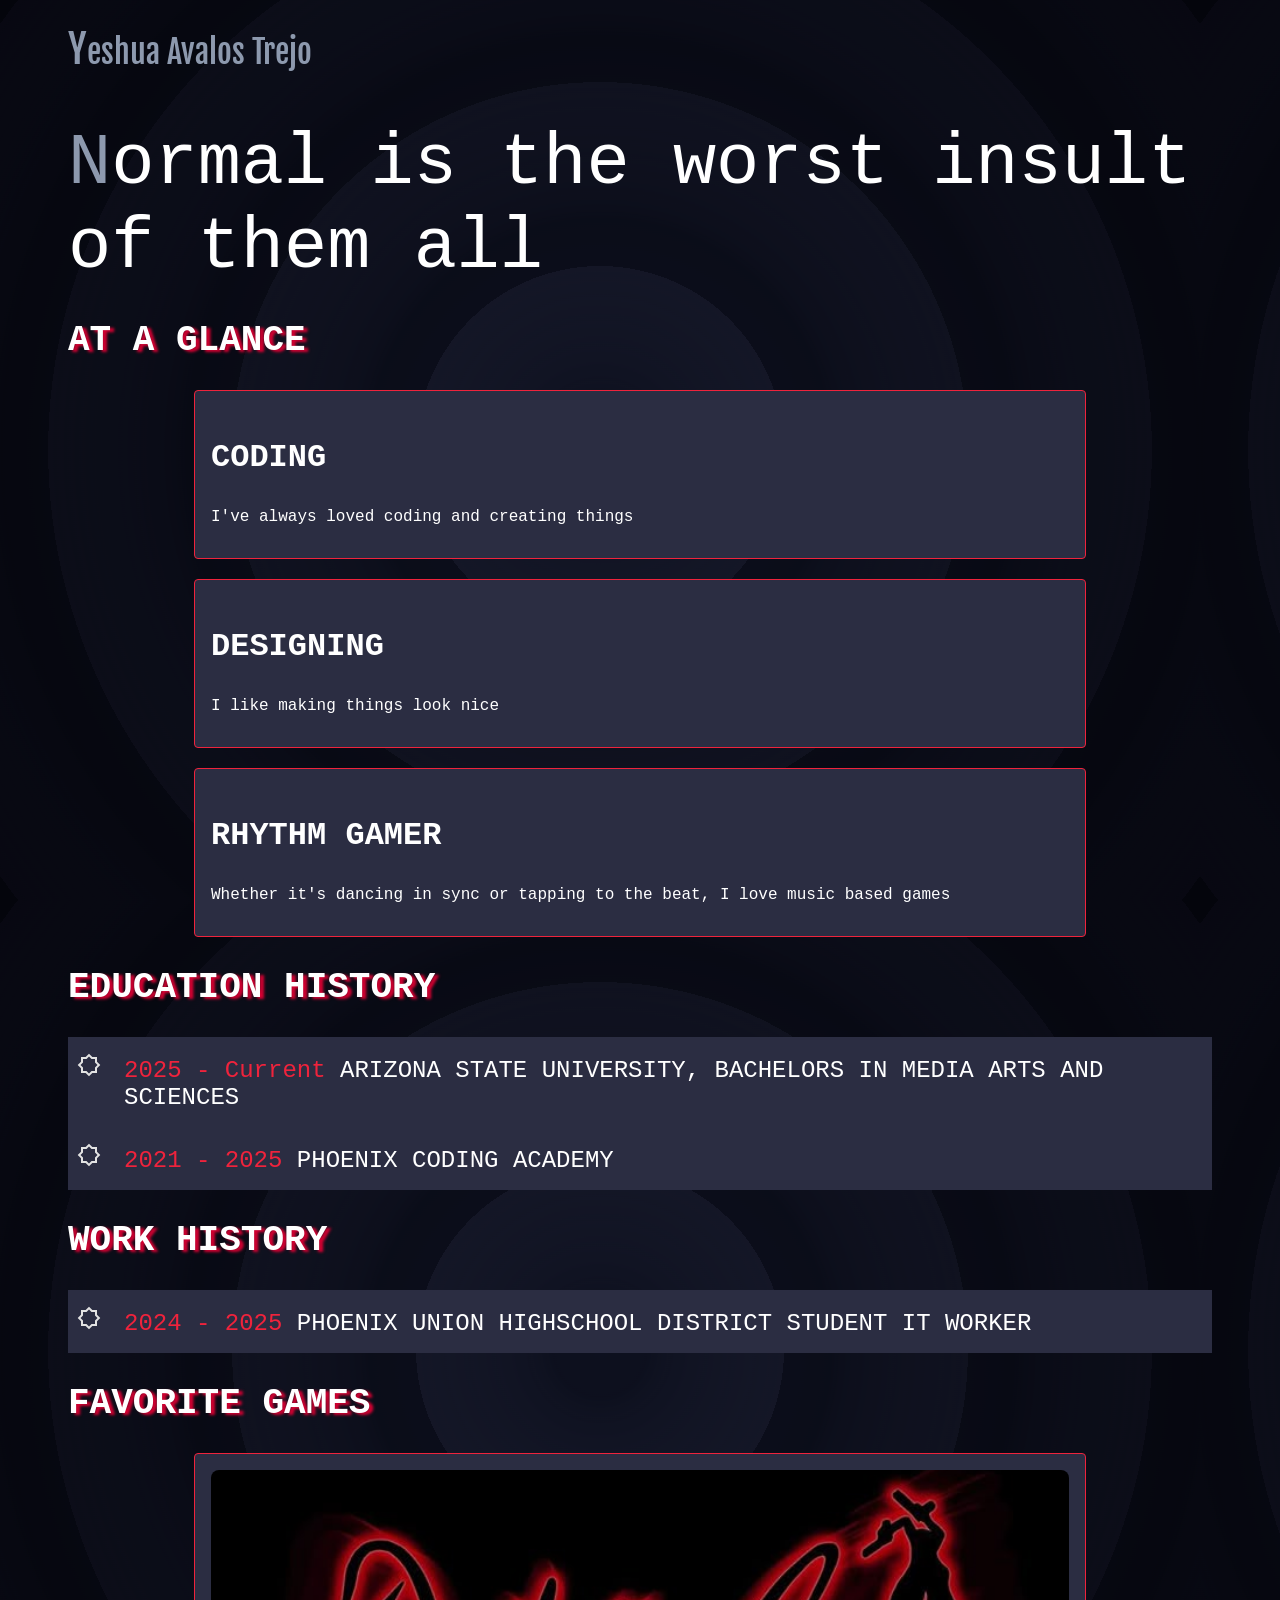
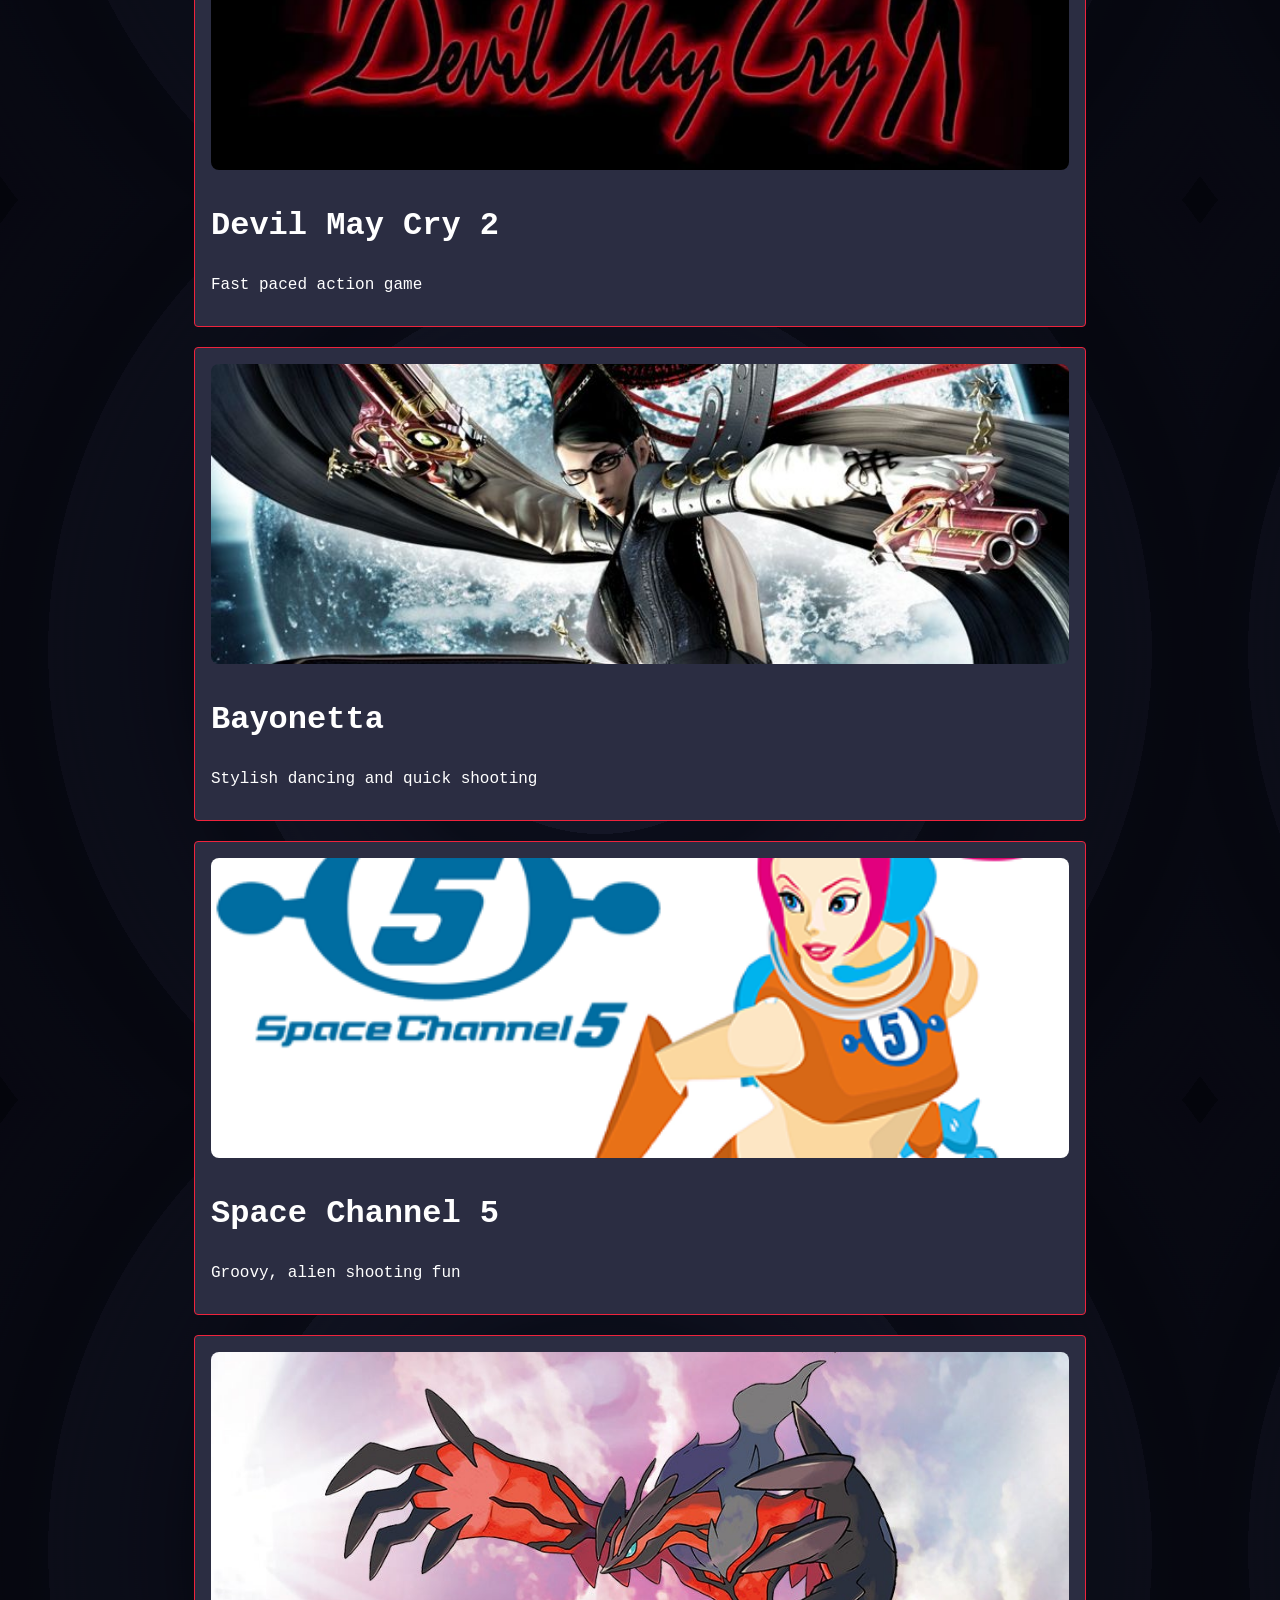
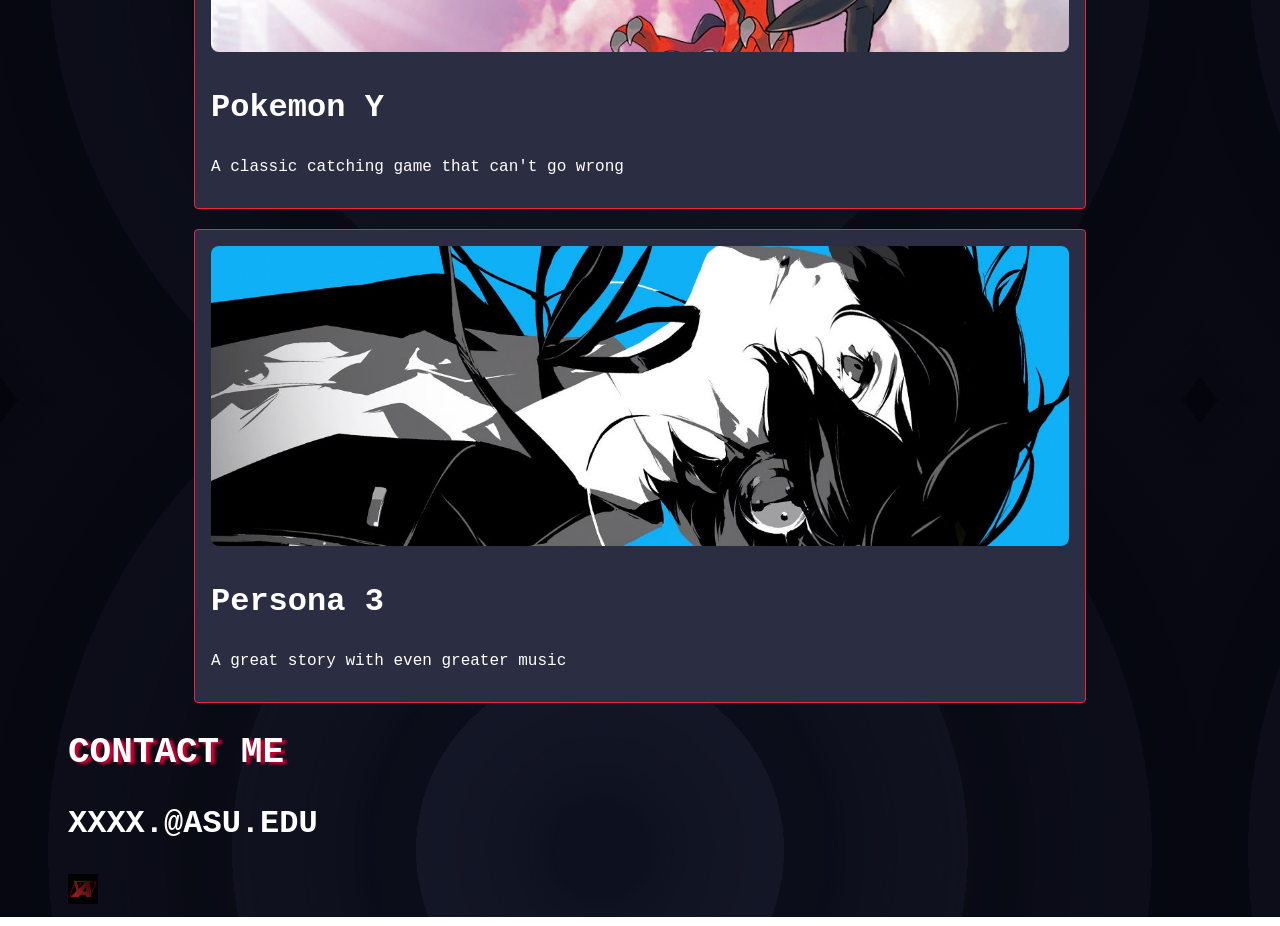
<file: Week3/index.html>
<!DOCTYPE html>
<html lang="en">
<head>
    <meta charset="UTF-8">
    <meta name="viewport" content="width=device-width, initial-scale=1.0">
    <title>Practice Portfolio</title>
    <style>
    @import url('https://fonts.googleapis.com/css2?family=Fjalla+One&display=swap');
    </style>
    <link rel="stylesheet" href="./styles.css">
</head>
<body>
    <header>Yeshua Avalos Trejo</header>
    <div class="title">Normal is the worst insult of them all</div>

    <div class="glance">
        <h2>AT A GLANCE</h2>
        <div class="cards">
            <div>
            <h3>CODING
            </h3><p>I've always loved coding and creating things</p>
            </div>

            <div>
            <h3>DESIGNING
            </h3><p>I like making things look nice</p>
            </div>

            <div>
            <h3>RHYTHM GAMER
            </h3><p>Whether it's dancing in sync or tapping to the beat,
                I love music based games</p>
            </div>
        </div>
    </div>

    <div class="education">
        <h2>EDUCATION HISTORY</h2>
        <ul>
            <li><span class="year">2025 - Current</span> 
                ARIZONA STATE UNIVERSITY, BACHELORS IN MEDIA ARTS AND SCIENCES</li>
            <li><span class="year">2021 - 2025</span> 
                PHOENIX CODING ACADEMY</li>
        </ul>
    </div>

    <div class="work">
        <h2>WORK HISTORY</h2>
        <ul>
            <li><span class="year">2024 - 2025</span> 
                PHOENIX UNION HIGHSCHOOL DISTRICT STUDENT IT WORKER</li>
        </ul>
    </div>

    <div class="cards">
        <h2>FAVORITE GAMES</h2>
        <div>
            <img src="./portfolio/assets/dmc.jpg"/>
            <h3>Devil May Cry 2</h3>
            <p>Fast paced action game</p>
        </div>

         <div>
            <img src="./portfolio/assets/bayo.jpg"/>
            <h3>Bayonetta</h3>
            <p>Stylish dancing and quick shooting</p>
        </div>

         <div>
            <img src="./portfolio/assets/space.png"/>
            <h3>Space Channel 5</h3>
            <p>Groovy, alien shooting fun</p>
        </div>

         <div>
            <img src="./portfolio/assets/y.jpg"/>
            <h3>Pokemon Y</h3>
            <p>A classic catching game that can't go wrong</p>
        </div>

         <div>
            <img src="./portfolio/assets/persona.jpg"/>
            <h3>Persona 3</h3>
            <p>A great story with even greater music</p>
        </div>

           
        </div>
    </div>

    <footer>
        <h2>CONTACT ME</h2>
        <h3>XXXX.@ASU.EDU</h3>
        <img src="./portfolio/assets/YA.png" width="30"/>
    </footer>
    
</body>
</html>
</file>
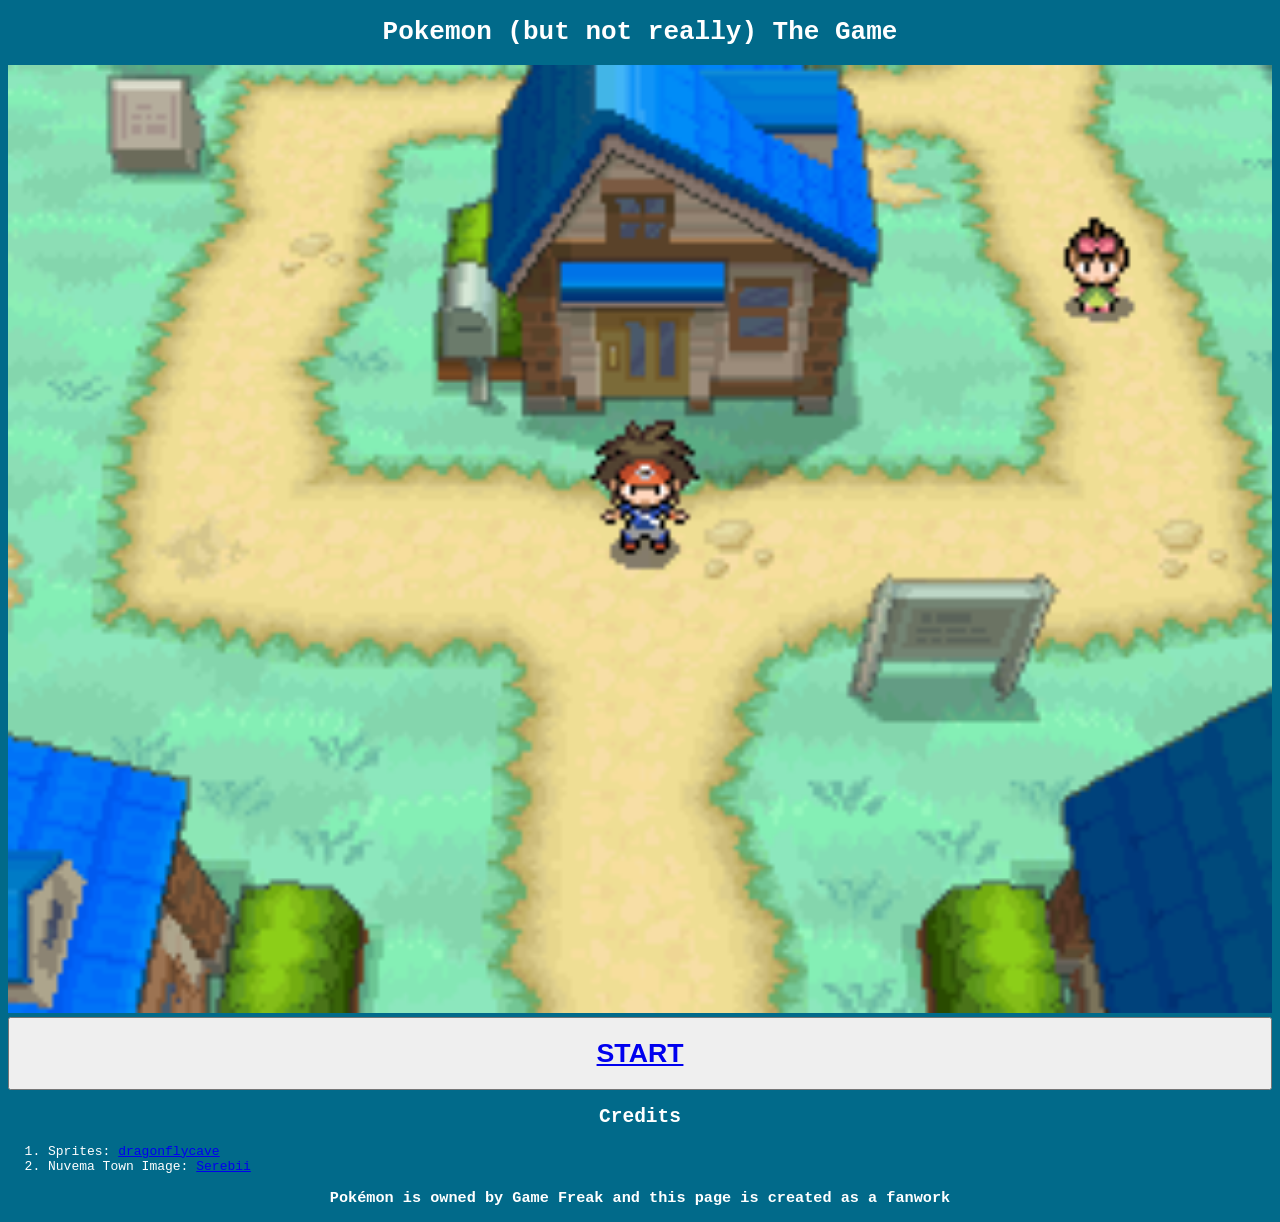
<file: Week2/ourfirstgame/index.html>
<!DOCTYPE html>

<html>

<head>
    <title>Our First Game</title>
</head>

<body style="background-color: rgb(1, 106, 138); color: white; font-family: monospace;">

     <h1 style="color: white; text-align: center; 
     font-family: monospace;">Pokemon (but not really) The Game   
     </h1>

    <img src="./assets/nuvematown.png" aria-label="an image of pallet town from pokemon" 
    style="width: 100%;">
    </img>

   <button class="start-button" style="text-align: center; width: 100%;"><a href="./game.html">
    <h1>START</a></h1></button>
   
    <section id="credits">
        <h2 style="text-align: center;">Credits</h2>
        <ol>
            <li>Sprites: <a href="https://www.dragonflycave.com/resources/sprite-generator/">
            dragonflycave</a></li> 
            <li>Nuvema Town Image: <a href="https://www.serebii.net/pokearth/unova/nuvematown.shtml">
            Serebii</a></li>
        </ol>
    </section>

    <h3 style="color: white; text-align: center; 
     font-family: monospace;">Pokémon is owned by Game Freak and this page
      is created as a fanwork</h3>

</body>

</html>
</file>
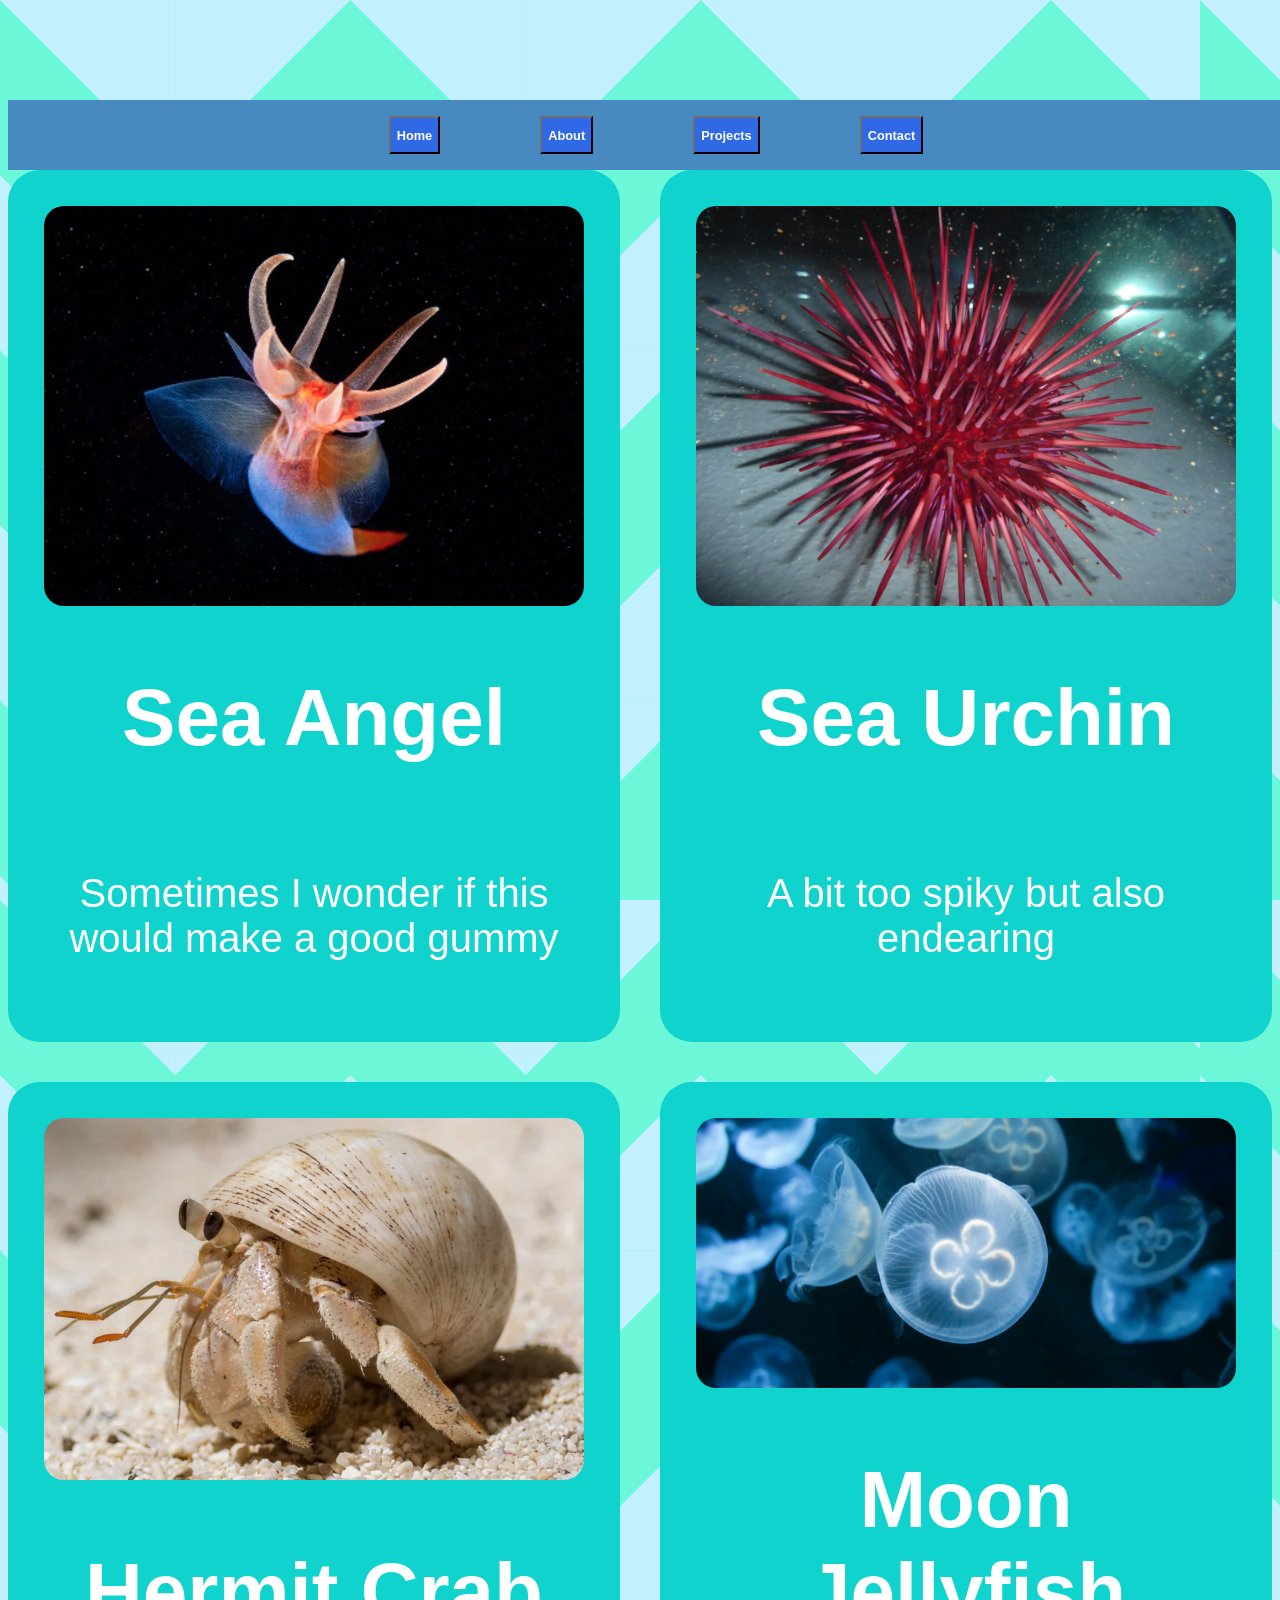
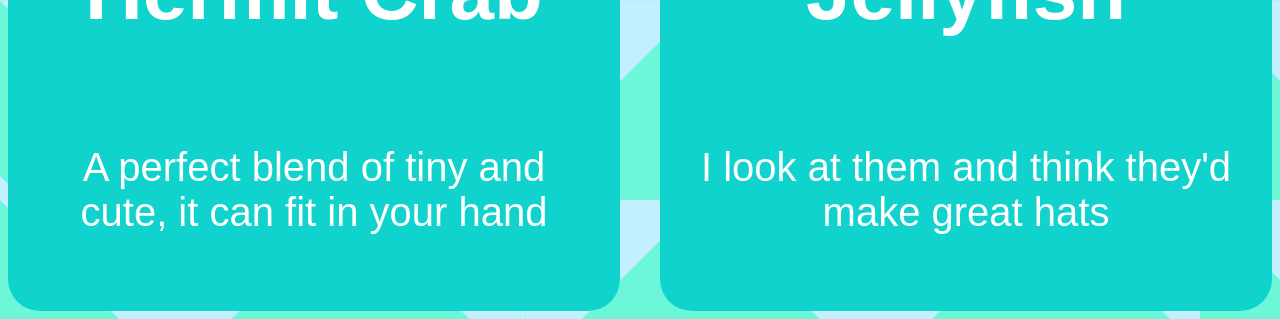
<file: Week4/homework4/index.html>
<!DOCTYPE html>
<html lang="en">
<head>
    <meta charset="UTF-8">
    <meta name="viewport" content="width=device-width, initial-scale=1.0">
    <title>Ocean Critters</title>
    <link rel="stylesheet" href="./week4.css">
</head>
<body>

    <div class="nav">
    <button><h1>Home</h1></button>
    <button><h1>About</h1></button>
    <button><h1>Projects</h1></button>
    <button><h1>Contact</h1></button>
</div>

<div class="grid">
    
    <div class="card">
        <img src="./angel.jpg">
        <h2>Sea Angel</h2>
        <p>Sometimes I wonder if this would make a good gummy</p>
    </div>

    <div class="card">
        <img src="./Urchin.webp">
        <h2>Sea Urchin</h2>
        <p>A bit too spiky but also endearing</p>
    </div>

    <div class="card">
        <img src="./crab.jpg">
        <h2>Hermit Crab</h2>
        <p>A perfect blend of tiny and cute, it can fit in your hand</p>
    </div>

    <div class="card">
        <img src="./moon.jpg">
        <h2>Moon Jellyfish</h2>
        <p>I look at them and think they'd make great hats</p>
    </div>

</div>
    
</body>
</html>
</file>
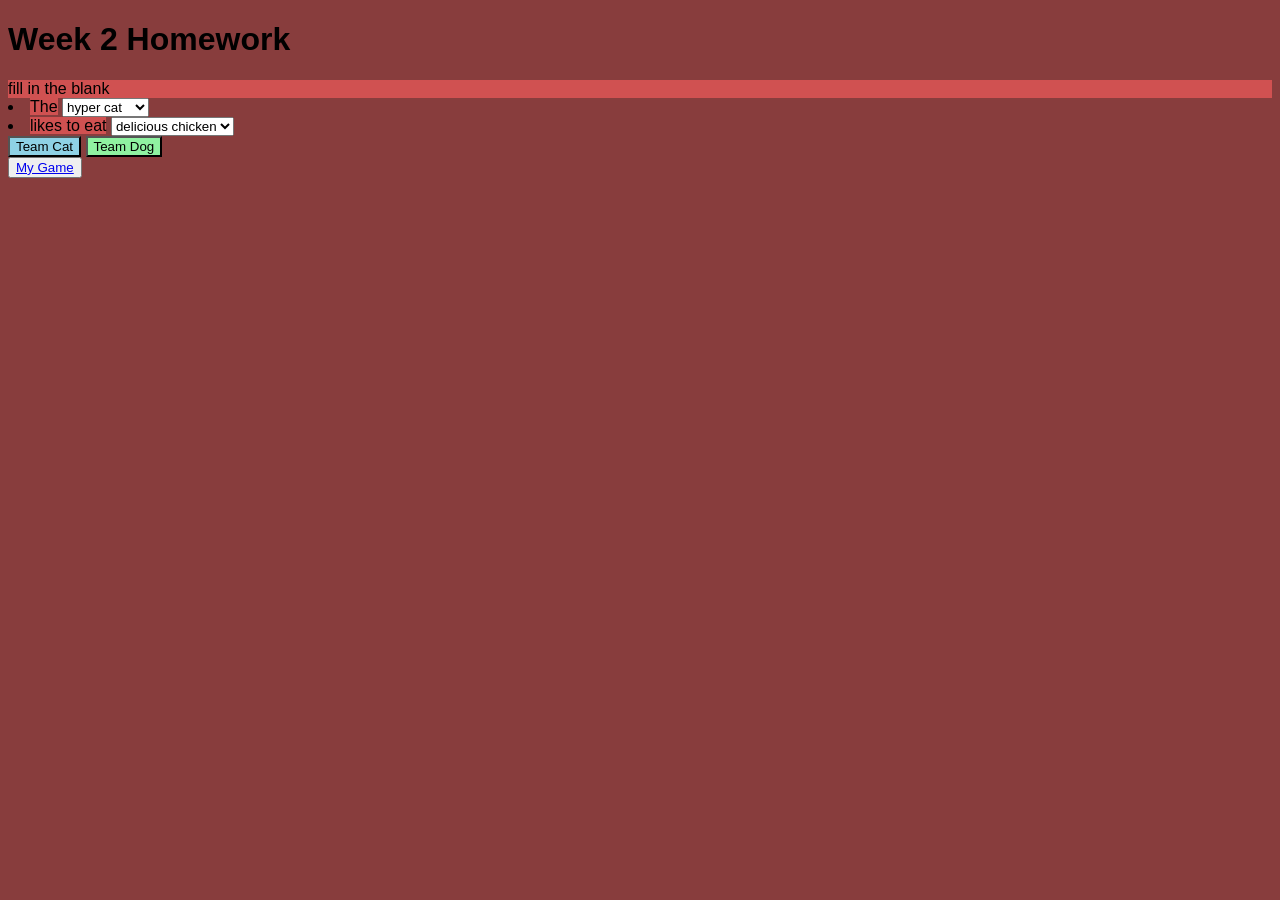
<file: Week2/myfirstwebsite.html>
<!DOCTYPE html>
<html>
    <head>
        <title> My First Webpage</title>
    </head>

    <body style="background-color: rgb(136, 61, 61); font-family: 'Segoe UI', 
    Tahoma, Geneva, Verdana, sans-serif;">
        <h1>Week 2 Homework</h1>
        <section class="word-bank" style="background-color: rgb(208, 81, 81);">
            fill in the blank</section>
        <li><label id="the" for="word=select" style="background-color: rgb(208, 81, 81);">
            The</label>
                    <select id="word-select">
                        <option value="cat" style="background-color: rgb(171, 246, 246);">
                            hyper cat</option>
                        <option value="dog" style="background-color: rgb(144, 223, 143);">
                            sleepy dog</option>
                    </select>
        </li>
        <li><label id="eat" for="food-select" style="background-color: rgb(208, 81, 81);">
            likes to eat</label>
                    <select id="food-select">
                        <option value="chicken" style="background-color: rgb(172, 110, 55);">
                            delicious chicken</option>
                        <option value="eggs" style="background-color: rgb(233, 224, 100);">
                            tasty eggs</option>
                    </select>
                </li>
        </section>
        <section class="buttons">
            <button id="cat" style="background-color: rgb(142, 209, 229);">
                Team Cat</button>
            <button id="dog" style="background-color: rgb(143, 242, 161);">
                Team Dog</button>
        </section>
         <button class="start-button" style="text-align: center;"><a href="./index.html"> 
            My Game</button>






    </body>
</html>
</file>
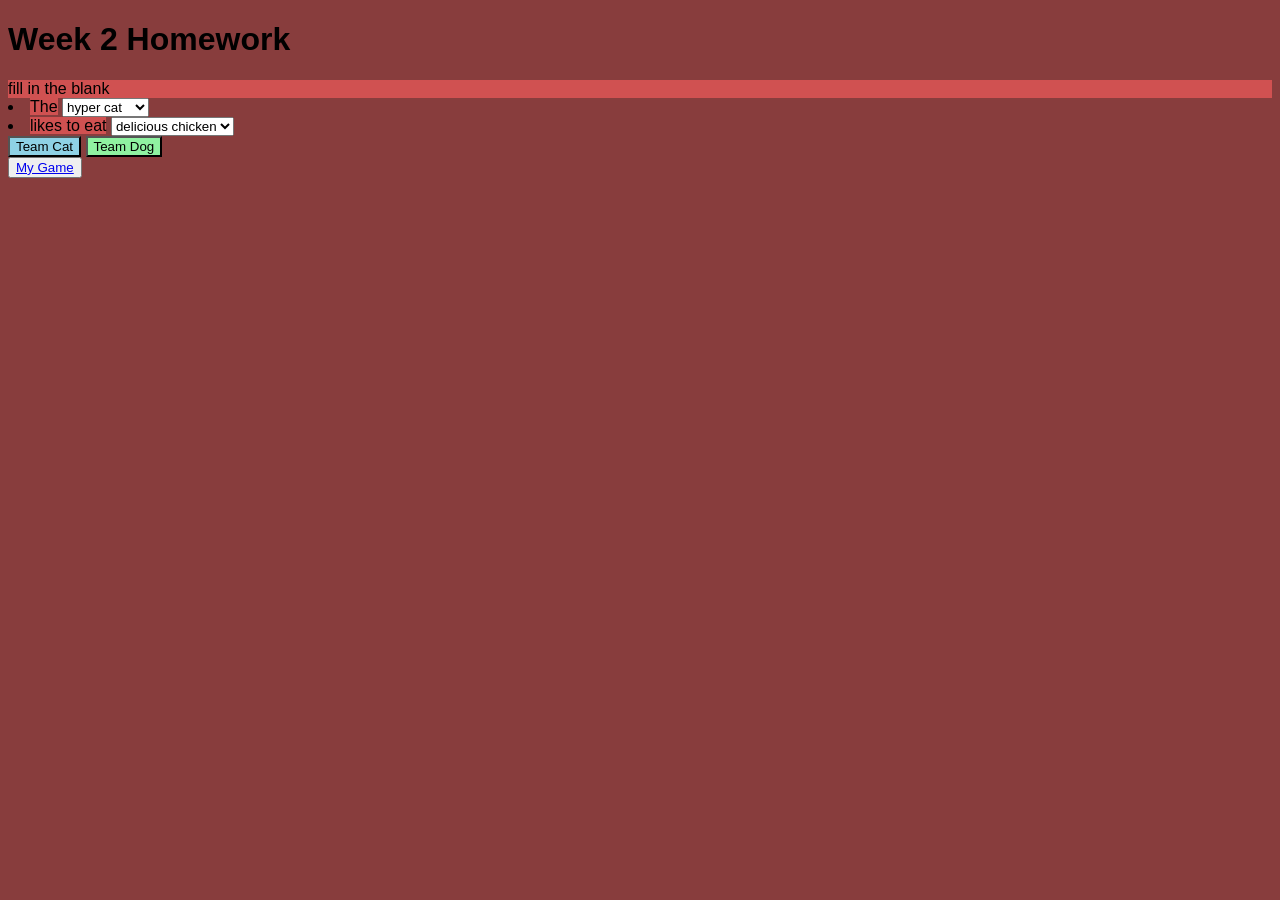
<file: Week2/Myfirstwebsite.html>
<!DOCTYPE html>
<html>
    <head>
        <title> My First Webpage</title>
    </head>

    <body style="background-color: rgb(136, 61, 61); font-family: 'Segoe UI', 
    Tahoma, Geneva, Verdana, sans-serif;">
        <h1>Week 2 Homework</h1>
        <section class="word-bank" style="background-color: rgb(208, 81, 81);">
            fill in the blank</section>
        <li><label id="the" for="word=select" style="background-color: rgb(208, 81, 81);">
            The</label>
                    <select id="word-select">
                        <option value="cat" style="background-color: rgb(171, 246, 246);">
                            hyper cat</option>
                        <option value="dog" style="background-color: rgb(144, 223, 143);">
                            sleepy dog</option>
                    </select>
        </li>
        <li><label id="eat" for="food-select" style="background-color: rgb(208, 81, 81);">
            likes to eat</label>
                    <select id="food-select">
                        <option value="chicken" style="background-color: rgb(172, 110, 55);">
                            delicious chicken</option>
                        <option value="eggs" style="background-color: rgb(233, 224, 100);">
                            tasty eggs</option>
                    </select>
                </li>
        </section>
        <section class="buttons">
            <button id="cat" style="background-color: rgb(142, 209, 229);">
                Team Cat</button>
            <button id="dog" style="background-color: rgb(143, 242, 161);">
                Team Dog</button>
        </section>
         <button class="start-button" style="text-align: center;"><a href="./index.html"> 
            My Game</button>






    </body>
</html>
</file>
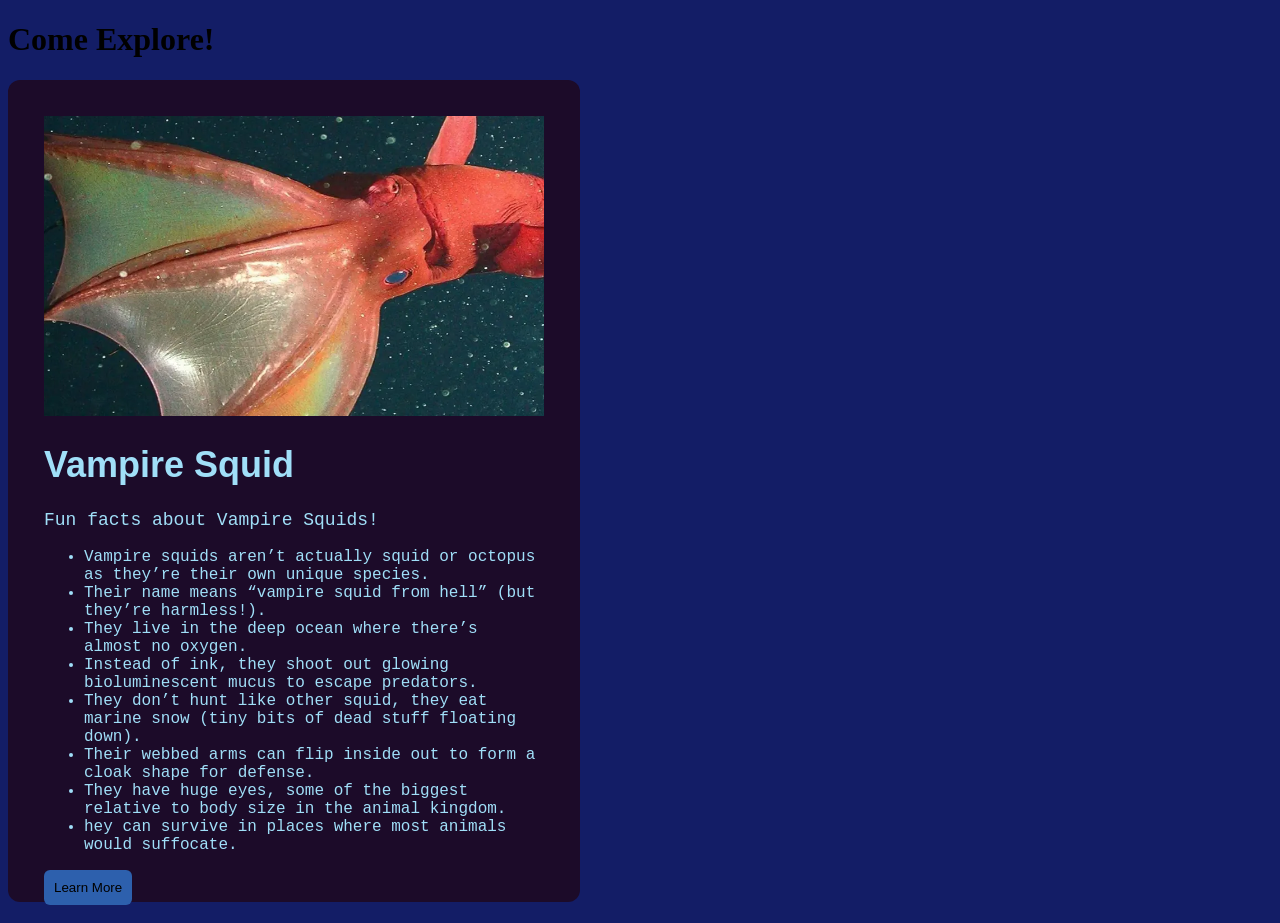
<file: Week3/homework3.html>
<!DOCTYPE html>
<html lang="en">
<head>
    <meta charset="UTF-8">
    <meta name="viewport" content="width=device-width, initial-scale=1.0">
    <title>Document</title>
     <link rel="stylesheet" href="./workstyle.css">
</head>
<body>
    <h1>Come Explore!</h1>
    <div class="card">
    <img src="./homework_assets/vs.webp">
    <h1>Vampire Squid</h1>
    <p>Fun facts about Vampire Squids!</p>
    <ul>
            <li> 
                Vampire squids aren’t actually squid or octopus as they’re their own unique species.</li>
            <li> 
                Their name means “vampire squid from hell” (but they’re harmless!).</li>
            <li> 
                They live in the deep ocean where there’s almost no oxygen.</li>
            <li> 
                Instead of ink, they shoot out glowing bioluminescent mucus to escape predators.</li>
            <li> 
                They don’t hunt like other squid, they eat marine snow (tiny bits of dead stuff floating down).</li>
            <li> 
                Their webbed arms can flip inside out to form a cloak shape for defense.</li>
            <li> 
                They have huge eyes, some of the biggest relative to body size in the animal kingdom.</li>
            <li> 
               hey can survive in places where most animals would suffocate.</li>
        </ul>
    <a href="https://www.youtube.com/watch?v=pI6A218YE-Q">
        <button>Learn More</button>
    </a>
</div>
    
</body>
</html>
</file>
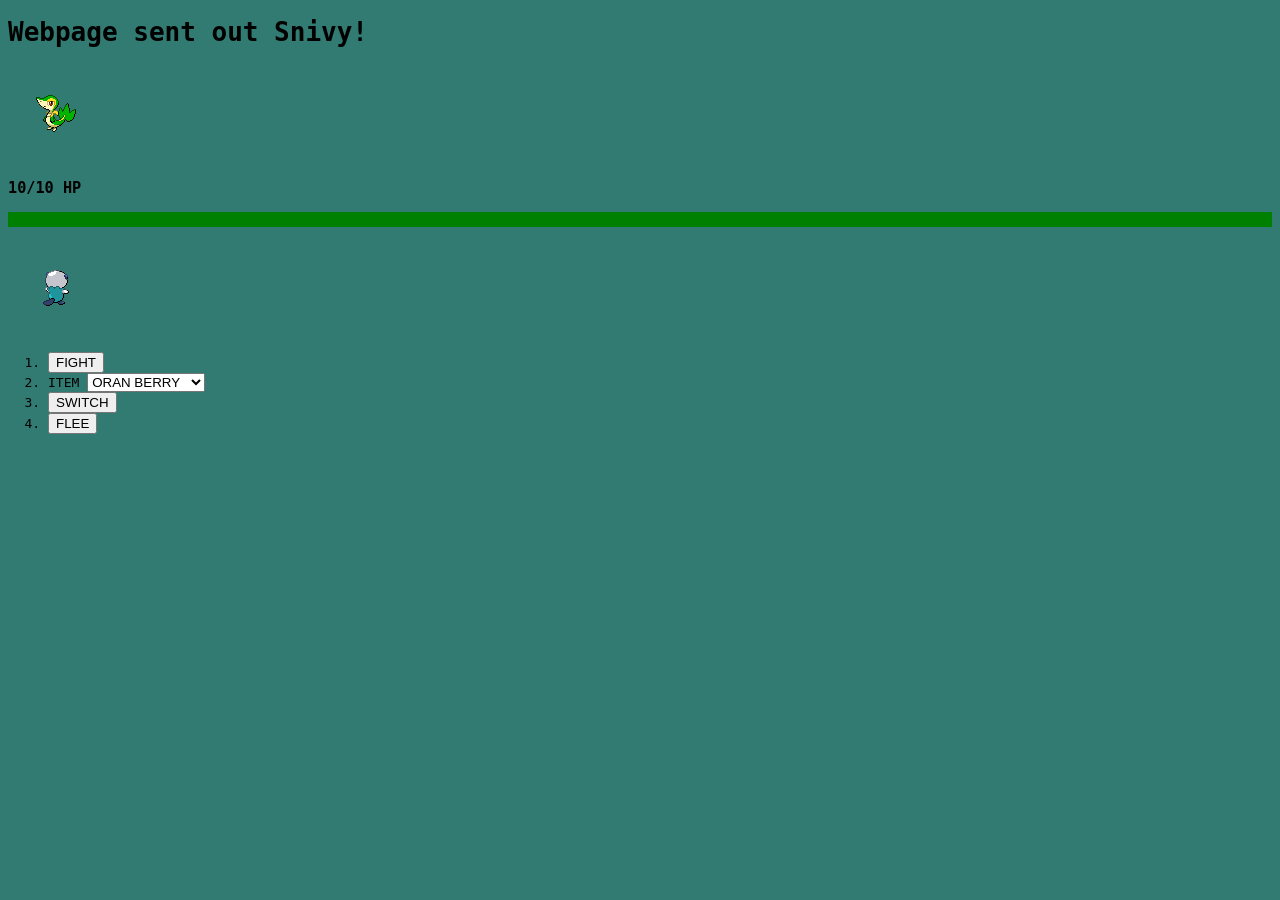
<file: Week2/ourfirstgame/game.html>
<!DOCTYPE html>
<html>
    <head>
    <title>...WEBPAGE WANTS TO BATTLE</title>
    </head>
    <body class="battle" style="background-color: #317b73; font-family: monospace;">
        <h1 id="snivy">Webpage sent out Snivy!</h1>
        <section class="snivy"></section>
            <img src="./assets/snivy.png"></img>
            <h3>10/10 HP</h3>
        <div style="background-color: green;"><p>&nbsp;</p></div>
        <section class="oshawott">
            <img src="./assets/oshawott.png"></img>
            <ol>
                <li><button>FIGHT</button></li>
                <li><label id="item" for="item-select">ITEM</label>
                    <select id="item-select">
                        <option value="berry">ORAN BERRY</option>
                        <option value="water">FRESH WATER</option>
                    </select>
                </li>
                <li><button>SWITCH</button></li>
                <li><button>FLEE</button></li>
            </ol>
        </section>
    </body>
</html>
</file>
<file: Week3/styles.css>
*{
--base: #2b2d42ff;
--card: #8d99aeff;
--accent: #edf2f4ff;
--border: #ef233cff;
--crimson-red: #d80032ff;
color: white;
font-family: "Roboto Mono", monospace;
}

body {background-image: url(./portfolio/assets/css-pattern-by-magicpattern.png);
    padding-left: 60px;
    padding-right: 60px;
    padding-top: 0px;
    padding-bottom: 0px;

}

header {
    padding-top: 16px;
    padding-bottom: 16px;
    margin-bottom: 32px;
    font-family: "Fjalla One", sans-serif;
    color: var(--card);
    font-size: 32px;
}

header::first-letter{
    font-size: 40px;
}

.title{
    font-family: "Roboto Mono", monospace;
    font-size: 72px;
    margin-bottom: 29px;
    line-height: 84px;
}

.title::first-letter{
    color: var(--card);
}

h2{
    font-family: "Roboto Mono", monospace;
    font-size: 36px;
    margin-bottom: 29px;
    text-transform: uppercase;
    text-shadow: 4px 2px 3px var(--crimson-red);
}

.cards div > img{
    width: 100%;
    height: 300px;
    object-fit: cover;
    border-radius: 8px;
    box-shadow: 2px 1px color rgb(206, 62, 62);
}

h3{
    font-family: "Roboto Mono", monospace;
    font-size: 32px;
}

.cards div:hover{
    box-shadow: 8px 8px var(--crimson-red);
    margin-bottom: 24px;
}

.cards div{
    background-color: var(--base);
    padding: 16px;
    border: .5px solid var(--border);
    border-radius: 4px;
    width: 75%;
    margin-left: auto;
    margin-right: auto;
    margin-bottom: 20px;
    transition: all 500ms;
}

.education > ul{
    background-color: var(--base);
    font-size: 24px;
    list-style-image: url('./portfolio/assets/icon.svg');
}

.education > ul li{
    padding: 16px;
}

.work > ul{
    background-color: var(--base);
    font-size: 24px;
    list-style-image: url('./portfolio/assets/icon.svg');
}

.work > ul li{
    padding: 16px;
}

.year {
    color: var(--border);
}
</file>
<file: Week4/homework4/week4.css>
.nav {
    position: sticky;
    top: 0;
    width: 100%;
    height: 100%;
    background-color: #488abf;
    display: flex;
    justify-content: center;
    gap: 100px;
    padding: 16px;
}


html {
    font-size: 16px;
}

body {
    margin-top: 100px;
    background-image: url(./wubble.png);
}


h1 {
    font-size: 0.8rem;
    color: rgb(255, 255, 255);
}

h2 {
    font-family:'Segoe UI', Tahoma, Geneva, Verdana, sans-serif;
    font-size: 5rem;
    text-align: center;
    color: #ffffff;
}

p {
    font-family:'Segoe UI', Tahoma, Geneva, Verdana, sans-serif;
    font-size: 2.5rem;
    text-align: center;
    color: #ffffff;
}

button{
    background-color: rgba(42, 98, 241, 0.805);
    border-color: #1b1b1b;
}

.grid {
    display: grid;
    grid-template-columns: 1fr 1fr;
    gap: 40px;
}

.card {
    display: flex;
    flex-direction: column;
    align-items: center;
    background-color:  #0fd3cc;
    padding: 36px;
    border-radius: 32px;
    
}



.card img {
    width: 100%;
    height: 50%;
    border-radius: 20px;
    object-fit: cover;
    
}

@media (max-width: 720px) {
    .grid {
        grid-template-columns: 1fr;
    }

    .card {
        width: 100%;
    }
}

@media (max-width: 720px) {
    html {
        font-size: 12px;
    }
}
</file>
<file: Week3/workstyle.css>
body {background-color: rgb(19, 29, 102);
    
}

.card {
    width: 500px;
    height: 750px;
    background-color: #1c0b29;
    padding: 36px;
    border-radius: 12px;
    margin-bottom: 12px;
}

.card img {
    width: 100%;
    height: 300px;
    object-fit: cover;
}

.card h1 {
    font-family: "Fjalla One", sans-serif;
    color: #a0dff8;
    font-size: 36px;
}

.card p {
    font-family: "Roboto Mono", monospace;
    font-size: 18px;
    color: #a0dff8;
    
}

.card li {
    font-family: "Roboto Mono", monospace;
    font-size: 16px;
    color: #a0dff8;
    
}

.card button {
    padding: 10px;
    background-color: #2d60ad;
    border: 1px;
    border-radius: 6px;
}
</file>
